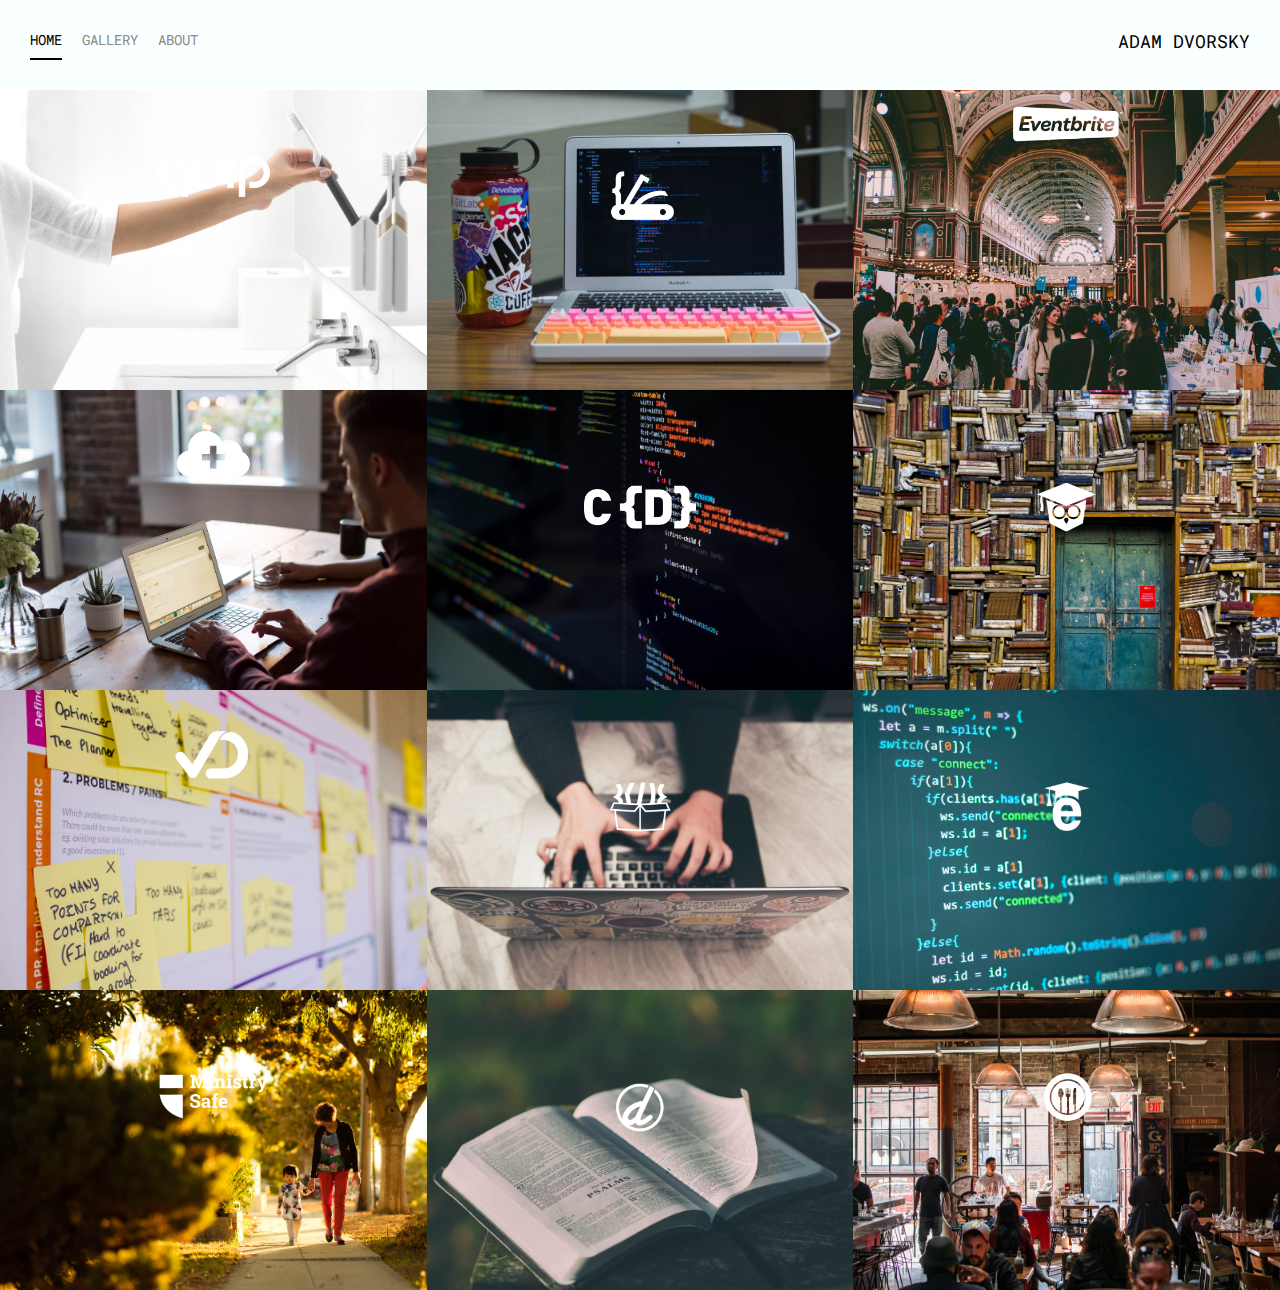
<file: index.html>
<!DOCTYPE html>
<html lang="en">
<head>
    <meta charset="UTF-8">
    <title>Udemy Test Website</title>
    <link rel="preconnect" href="https://fonts.gstatic.com">
    <link href="https://fonts.googleapis.com/css2?family=Roboto+Mono:wght@300&display=swap" rel="stylesheet"> 
    <link rel="stylesheet" href="styles.css">
</head>

<body>
    <div class="container">
        <nav class="navbar"> <!-- nav-wrapper -->
            <div class="navbar-left"> <!-- left-side -->
                <div class="nav-link-wrapper active-nav-link"> <!--  -->
                    <a class="navbar-button" href="index.html">Home</a>
                </div>
                <div class="nav-link-wrapper">
                    <a class="navbar-button" href="gallery.html">Gallery</a>
                </div>
                <div class="nav-link-wrapper">
                    <a class="navbar-button" href="about.html">About</a>
                </div>
            </div>
            <div class="navbar-right">
                Adam Dvorsky
            </div>
        </nav>
        
        <div class="content-wrapper">
            <div class="portfolio-items-wrapper">
                <div class="portfolio-item-wrapper">
                    <div class="portfolio-img-background" style="background-image: url(images/portfolio1.jpg)"></div>

                    <div class="img-text-wrapper">
                        <div class="logo-wrapper">
                            <img src="images/logos/quip.png">
                        </div>

                        <div class="subtitle">
                            I built the Quip Ecommerce platform, named a Top 25 Invention by Time Magazine in 2016.
                        </div>
                    </div>
                </div>            
                
                <div class="portfolio-item-wrapper">
                    <div class="portfolio-img-background" style="background-image: url(images/portfolio2.jpg)"></div>

                    <div class="img-text-wrapper">
                        <div class="logo-wrapper">
                            <img src="images/logos/devcamp.png">
                        </div>

                        <div class="subtitle">
                            Coding bootcamp and learning management system.
                        </div>
                    </div>
                </div>           

                <div class="portfolio-item-wrapper">
                    <div class="portfolio-img-background" style="background-image: url(images/portfolio3.jpg)"></div>

                    <div class="img-text-wrapper">
                        <div class="logo-wrapper">
                            <img src="images/logos/eventbrite.png">
                        </div>

                        <div class="subtitle">
                            Eventbrite is the leading event management platform on the web with millions of individuals utilizing their applications
                            to find, register or, and management events in numerous industries.
                        </div>
                    </div>
                </div>            

                <div class="portfolio-item-wrapper">
                    <div class="portfolio-img-background" style="background-image: url(images/portfolio4.jpg)"></div>

                    <div class="img-text-wrapper">
                        <div class="logo-wrapper">
                            <img src="images/logos/shop-hacker.png">
                        </div>

                        <div class="subtitle">
                            Shop Hacker allows you to easily import digital products such as elearning courses, software, and games directly
                            into your ecommerce store.
                        </div>
                    </div>
                </div>   

                <div class="portfolio-item-wrapper">
                    <div class="portfolio-img-background" style="background-image: url(images/portfolio5.jpg)"></div>

                    <div class="img-text-wrapper">
                        <div class="logo-wrapper">
                            <img src="images/logos/crondose.png">
                        </div>

                        <div class="subtitle">
                            Online tutorials and productivity tips.
                        </div>
                    </div>
                </div> 

                <div class="portfolio-item-wrapper">
                    <div class="portfolio-img-background" style="background-image: url(images/portfolio6.jpg)"></div>

                    <div class="img-text-wrapper">
                        <div class="logo-wrapper">
                            <img src="images/logos/dailysmarty.png">
                        </div>

                        <div class="subtitle">
                            Keep track of what you learn every day.
                        </div>
                    </div>
                </div>  

                <div class="portfolio-item-wrapper">
                    <div class="portfolio-img-background" style="background-image: url(images/portfolio7.jpg)"></div>

                    <div class="img-text-wrapper">
                        <div class="logo-wrapper">
                            <img src="images/logos/dashtrack.png">
                        </div>

                        <div class="subtitle">
                            What you track improves. DashTrack is a journal that makes it easy to track your daily tasks and make the most
                            of your time each day.
                        </div>
                    </div>
                </div>   

                <div class="portfolio-item-wrapper">
                    <div class="portfolio-img-background" style="background-image: url(images/portfolio8.jpg)"></div>

                    <div class="img-text-wrapper">
                        <div class="logo-wrapper">
                            <img src="images/logos/devtrunk.png">
                        </div>

                        <div class="subtitle">
                            Online shop for developer happiness.
                        </div>
                    </div>
                </div>      

                <div class="portfolio-item-wrapper">
                    <div class="portfolio-img-background" style="background-image: url(images/portfolio9.jpg)"></div>

                    <div class="img-text-wrapper">
                        <div class="logo-wrapper">
                            <img src="images/logos/edutechional.png">
                        </div>

                        <div class="subtitle">
                            Online technology tutorials.
                        </div>
                    </div>
                </div>

                <div class="portfolio-item-wrapper">
                    <div class="portfolio-img-background" style="background-image: url(images/portfolio10.jpg)"></div>

                    <div class="img-text-wrapper">
                        <div class="logo-wrapper">
                            <img src="images/logos/ministry-safe.png">
                        </div>

                        <div class="subtitle">
                            A complete child safety system for organizations.
                        </div>
                    </div>
                </div> 

                <div class="portfolio-item-wrapper">
                    <div class="portfolio-img-background" style="background-image: url(images/portfolio11.jpg)"></div>

                    <div class="img-text-wrapper">
                        <div class="logo-wrapper">
                            <img src="images/logos/open-devos.png">
                        </div>

                        <div class="subtitle">
                            Publish and share daily devotionals.
                        </div>
                    </div>
                </div>       

                <div class="portfolio-item-wrapper">
                    <div class="portfolio-img-background" style="background-image: url(images/portfolio12.jpg)"></div>

                    <div class="img-text-wrapper">
                        <div class="logo-wrapper">
                            <img src="images/logos/toastability.png">
                        </div>

                        <div class="subtitle">
                            Easy way to manage the digital life of your bar or restaurant.
                        </div>
                    </div>
                </div>            

            </div>            
        </div>
    </div>
</body>

<script>
    const portfolioItems = document.querySelectorAll('.portfolio-item-wrapper')

    portfolioItems.forEach(portfolioItem => {
        portfolioItem.addEventListener('mouseover', () => {
            portfolioItem.childNodes[1].classList.add('img-darken');
                }
            )
        }
    )

    portfolioItems.forEach(portfolioItem => {
        portfolioItem.addEventListener('mouseleave', () => {
            portfolioItem.childNodes[1].classList.remove('img-darken');
                }
            )
        }
    )
    
    portfolioItems.forEach(portfolioItem => {
        portfolioItem.addEventListener('mouseover', () => {
            portfolioItem.childNodes[1].classList.remove('img-lighten');
                }
            )
        }
    )

    portfolioItems.forEach(portfolioItem => {
        portfolioItem.addEventListener('mouseleave', () => {
            portfolioItem.childNodes[1].classList.add('img-lighten');
                }
            )
        }
    )
</script>

</html>
</file>
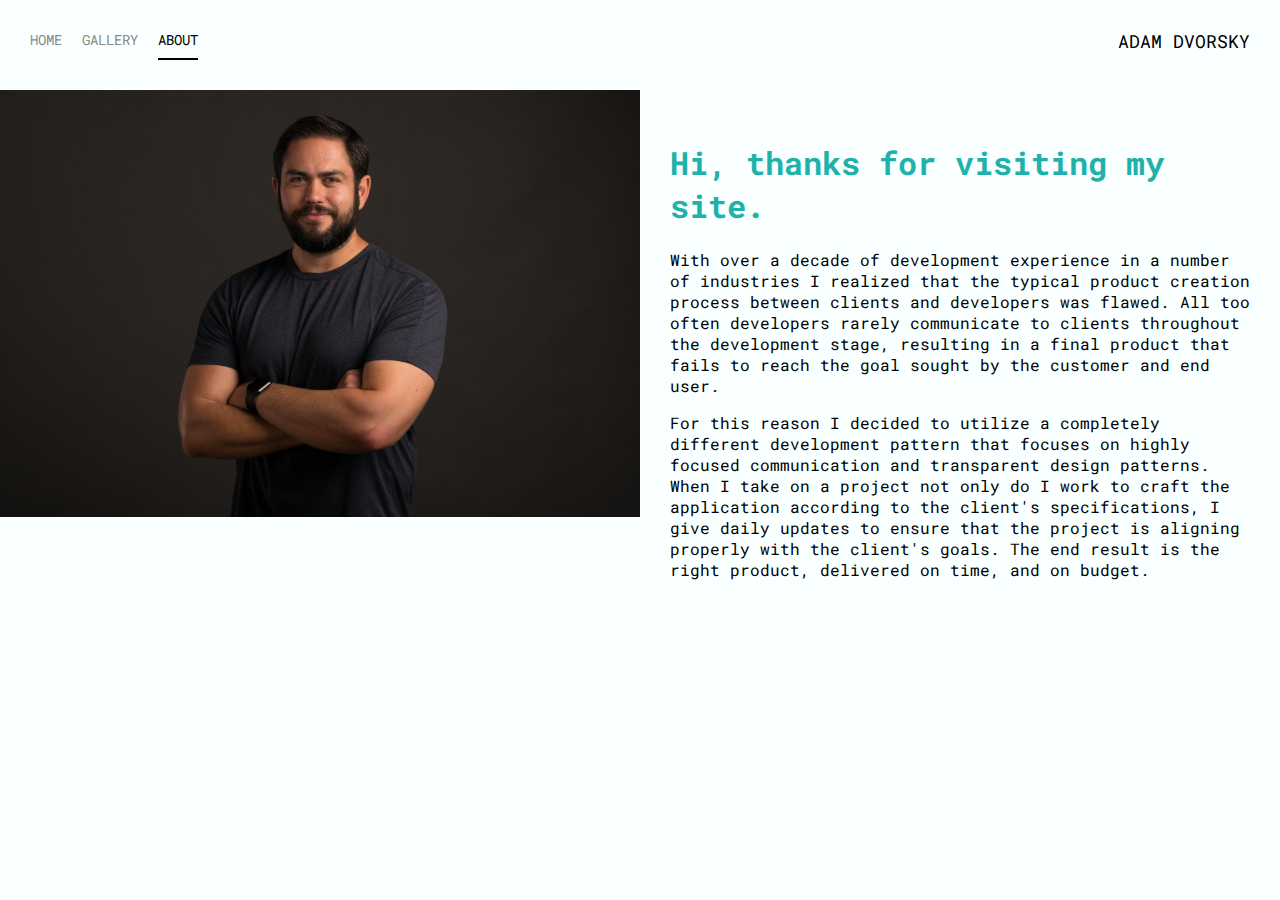
<file: about.html>
<!DOCTYPE html>
<html lang="en">
<head>
    <meta charset="UTF-8">
    <title>About</title>
    <link rel="preconnect" href="https://fonts.gstatic.com">
    <link href="https://fonts.googleapis.com/css2?family=Roboto+Mono:wght@300&display=swap" rel="stylesheet"> 
    <link rel="stylesheet" href="styles.css">
</head>

<body>
    <div class="container">
        <nav class="navbar"> <!-- nav-wrapper -->
            <div class="navbar-left"> <!-- left-side -->
                <div class="nav-link-wrapper"> <!--  -->
                    <a class="navbar-button" href="index.html">Home</a>
                </div>
                <div class="nav-link-wrapper">
                    <a class="navbar-button" href="gallery.html">Gallery</a>
                </div>
                <div class="nav-link-wrapper active-nav-link">
                    <a class="navbar-button" href="about.html">About</a>
                </div>
            </div>
            <div class="navbar-right">
                Adam Dvorsky
            </div>
        </nav>
        
        <div class="content-wrapper">
            <div class="two-colomn-wrapper">
                <div class="profile-image-wrapper">
                    <img src="images/profile.jpg">
                </div>

                <div class="profile-content-wrapper">
                    <h1>Hi, thanks for visiting my site.</h1>
                    <p>With over a decade of development experience in a number of industries I realized that the typical product creation
                      process between clients and developers was flawed. All too often developers rarely communicate to clients throughout
                      the development stage, resulting in a final product that fails to reach the goal sought by the customer and end
                      user.
                    </p>
          
                    <p>For this reason I decided to utilize a completely different development pattern that focuses on highly focused
                      communication and transparent design patterns. When I take on a project not only do I work to craft the application
                      according to the client's specifications, I give daily updates to ensure that the project is aligning properly
                      with the client's goals. The end result is the right product, delivered on time, and on budget.</p>
          
                </div>
            </div>
        </div>
    </div>
</body>

</html>
</file>
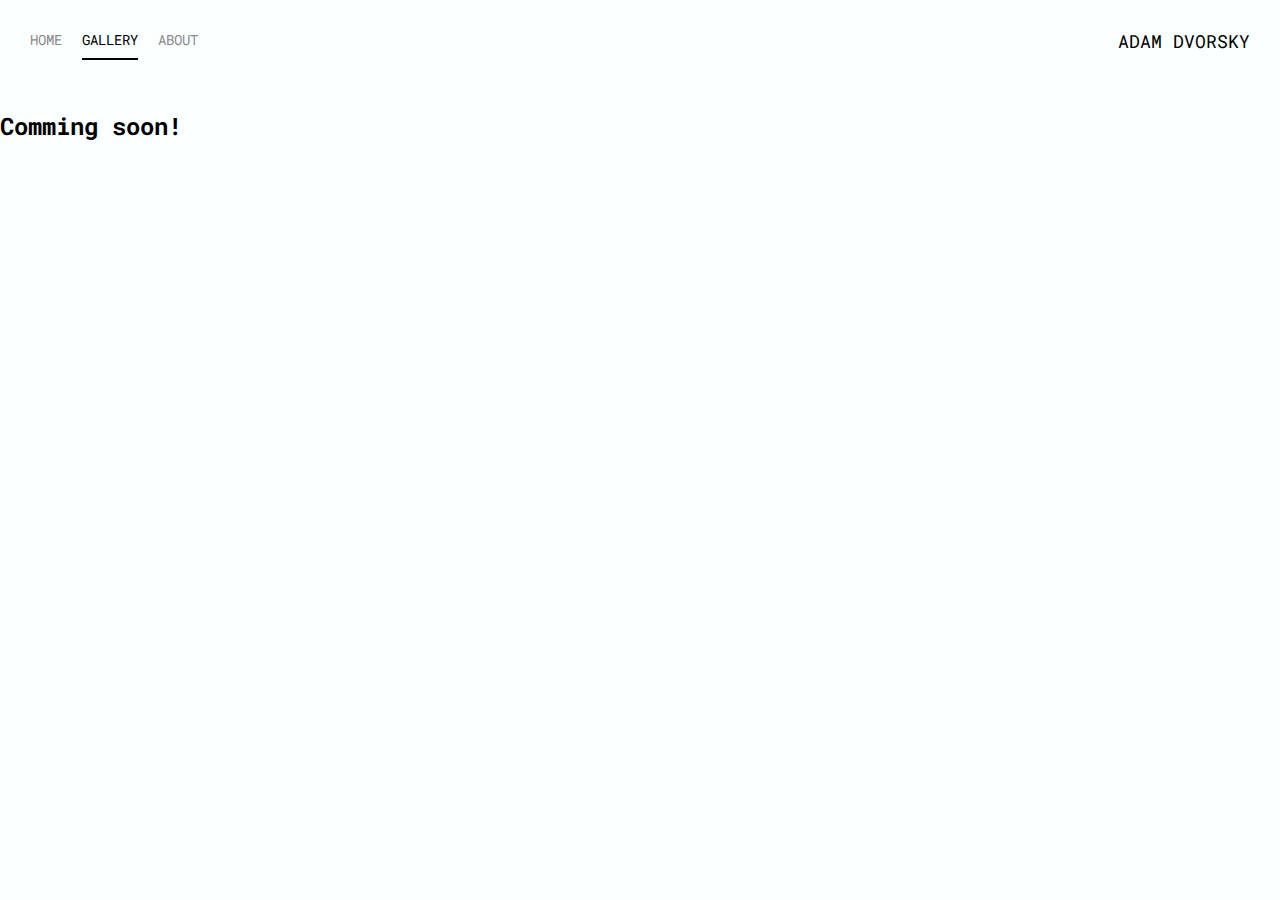
<file: gallery.html>
<!DOCTYPE html>
<html lang="en">
<head>
    <meta charset="UTF-8">
    <title>Gallery</title>
    <link rel="preconnect" href="https://fonts.gstatic.com">
    <link href="https://fonts.googleapis.com/css2?family=Roboto+Mono:wght@300&display=swap" rel="stylesheet"> 
    <link rel="stylesheet" href="styles.css">
</head>

<body>
    <div class="container">
        <nav class="navbar"> <!-- nav-wrapper -->
            <div class="navbar-left"> <!-- left-side -->
                <div class="nav-link-wrapper"> <!--  -->
                    <a class="navbar-button" href="index.html">Home</a>
                </div>
                <div class="nav-link-wrapper active-nav-link">
                    <a class="navbar-button" href="gallery.html">Gallery</a>
                </div>
                <div class="nav-link-wrapper">
                    <a class="navbar-button" href="about.html">About</a>
                </div>
            </div>
            <div class="navbar-right">
                Adam Dvorsky
            </div>
        </nav>
        
        <div class="content-wrapper">
            <h2>Comming soon!</h2>

        </div>
    </div>
</body>

</html>
</file>
<file: styles.css>
body {
    background: #e5fdff34;
    margin: 0px;
    font-family: "Roboto Mono", sans-serif;
    /* max-width: 1000px; */
}

.container {
    display: grid;
    grid-template-columns: 1fr;    
}

/* navbar  section */
.navbar {
    padding:30px;
    display: flex;
    justify-content: space-between; 
}

.navbar-left {
    display: flex;
}

.navbar > .navbar-left > div {
    margin-right: 20px;
    font-size: 0.9rem;
    text-transform: uppercase;
}

/* .navbar-button {
    padding-bottom: 5px;
} */

.nav-link-wrapper {
    /* padding-right: 20px; */
    padding-bottom: 6px;
    height: 22px;
    border-bottom: 2px solid transparent;
    transition: border-bottom 0.5s;
}

.nav-link-wrapper a {
    color: #8a8a8a;
    text-decoration: none;
    transition: color 0.5s;
}

.navbar > .navbar-right {
    font-size: 1.1em;
    text-transform: uppercase;
}

.nav-link-wrapper:hover {
    border-bottom: 2px solid black;
}

.nav-link-wrapper a:hover {
    color: black;
}

.active-nav-link {
    border-bottom: 2px solid black;
}

.active-nav-link a {
    color: black !important;
}

/* image section */
.portfolio-items-wrapper {
    display: grid;
    grid-template-columns: 1fr 1fr 1fr;
}

.portfolio-item-wrapper {
    position: relative;
}

.portfolio-img-background {
    height: 300px;
    width: 100%;
    background-size: cover;
    background-position: center;
    background-repeat: no-repeat;
}

.img-text-wrapper {
    position: absolute;
    top: 0;
    display: flex;
    flex-direction: column;
    justify-content: center;
    align-items: center;
    height: 100%;
    text-align: center;
    padding: 0px 100px 0px 100px;
    /* padding-left: 100px; */
    /* padding-right: 100px; */
}

.logo-wrapper img{
    width: 50%;
    margin-bottom: 20px;
}

.img-text-wrapper .subtitle {
    font-weight: 600;
    transition: 1s;
    color: transparent;
}

.img-text-wrapper:hover .subtitle {
    font-weight: 600;
    color: lightseagreen;
}

/* image darkening */
.img-darken {
    transition: 1s;
    filter: brightness(10%);
}

.img-darken:hover {
    transition: 1s;
}

.img-lighten {
    transition: 1s;
    transition-delay: 0.5s;
    filter: brightness(100%);
}

.img-lighten:hover {
    transition: 1s;
}

.two-colomn-wrapper {
    display: grid;
    grid-template-columns: 1fr 1fr;
}

.profile-image-wrapper img{
    width: 100%;
}

.profile-content-wrapper {
    padding: 30px;
}

.profile-content-wrapper h1 {
    color: lightseagreen;
}
</file>
